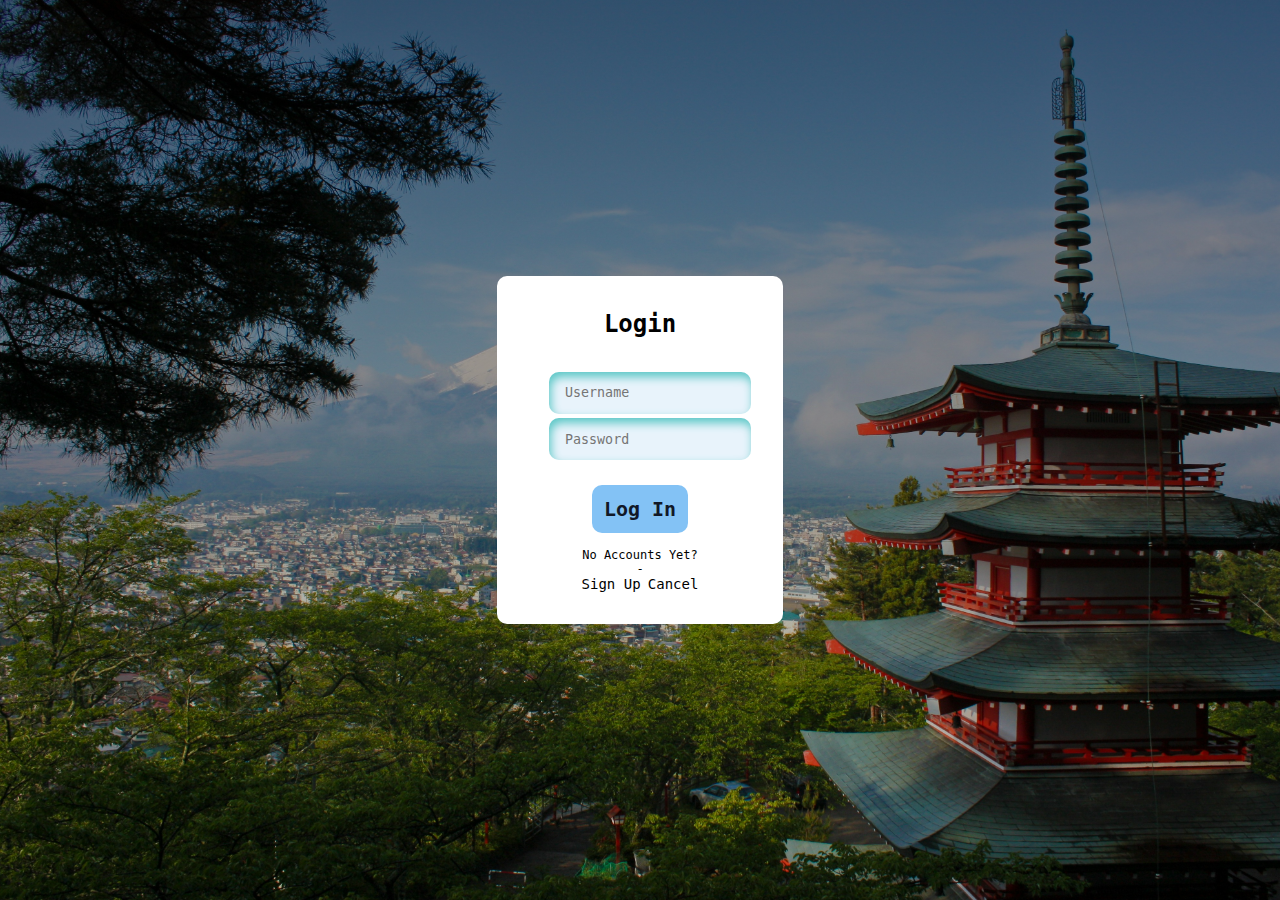
<file: log.html>
<!DOCTYPE html>
<html lang="en">
<head>
    <meta charset="UTF-8">
    <meta name="viewport" content="width=device-width, initial-scale=1.0">
    <title>Loooooggiiiiiiin</title>
    <link rel="stylesheet" href="as.css">
</head>
<body>
<section class="bgt-1" id="h">

    <div class="bg-txt">
        <div class="form-box">
            <div class="form-container">
                <p class="title-log">Login</p>
                <form action="" class="form-log" method="get">
    
                    <div class="input-group">
                        <i class="bx bx-user"></i>
                        <input type="text" name="username" id="username" placeholder="Username" required autocomplete="off">
                    </div>
    
                    <div class="input-group">
                        <i class="bx bx-lock-alt"></i>
                        <input type="password" name="pass" id="pass" placeholder="Password" required
                            autocomplete="off">
                    </div>
                    <center>
                    <input class="sign" type="submit" id="oklogin" name="oklogin" value="Log In" required>
                </center>
                </form>
                <div class="signup"><p>No Accounts Yet?</p><p>-</p><a href="./reg.html">Sign Up</a>
                <a href="./tour-packs.html">Cancel</a>
                </div>
    
            </div>
        </div>
</div>
</section>
</body>
</html>
</file>
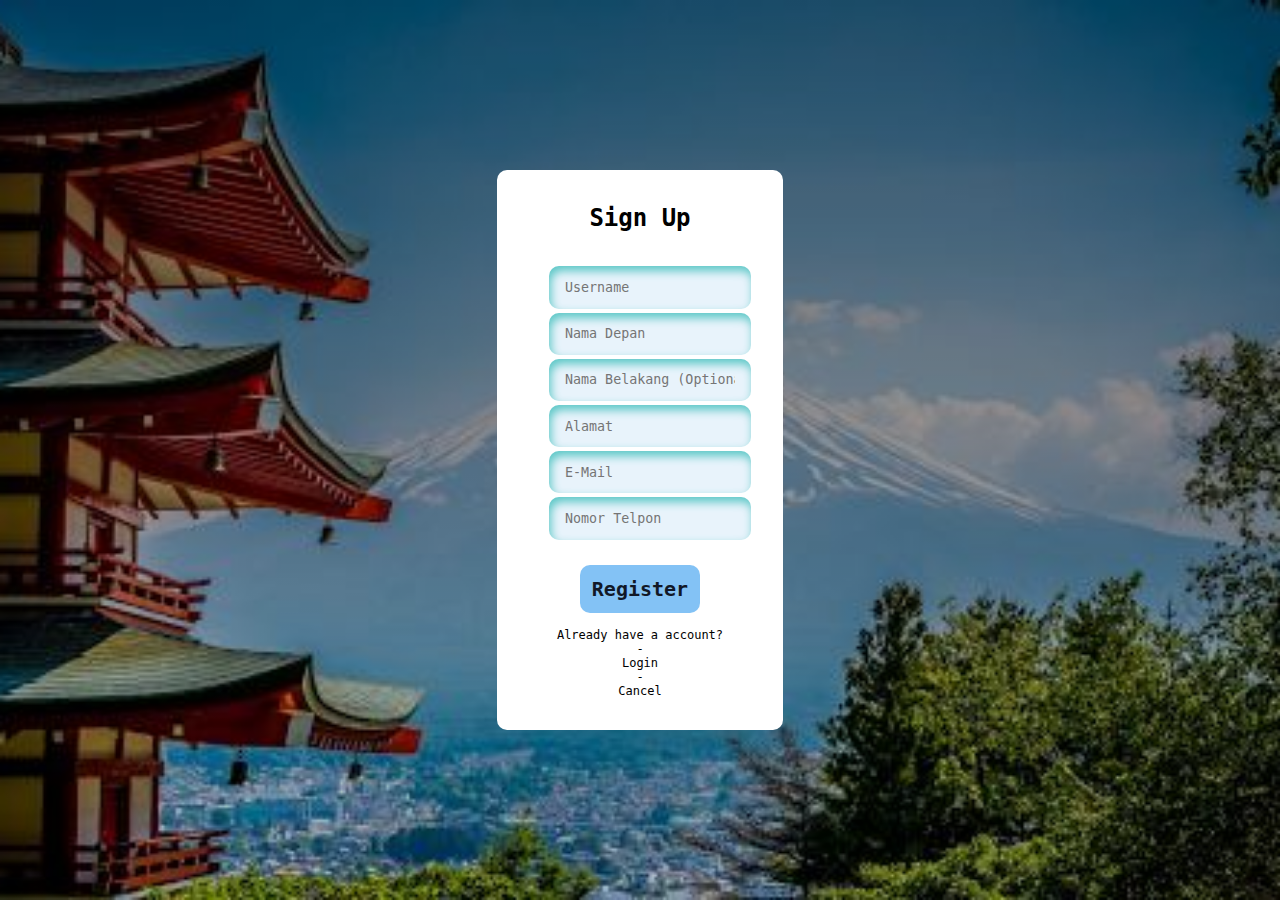
<file: reg.html>
<!DOCTYPE html>
<html lang="en">
<head>
    <meta charset="UTF-8">
    <meta name="viewport" content="width=device-width, initial-scale=1.0">
    <title>Reeegggg</title>
    <link rel="stylesheet" href="reg.css">
</head>
<body>
<section class="bgt-1" id="h">

    <div class="bg-txt">
        <div class="form-box">
            <div class="form-container">
                <p class="title-log">Sign Up</p>
                <form action="" class="form-log" method="get">
    
                    <div class="input-group">
                        <i class="bx bx-user"></i>
                        <input type="text" name="username" id="username" placeholder="Username" required autocomplete="off">
                    </div>
    
                    <div class="input-group">
                        <i class="bx bx-lock-alt"></i>
                        <input type="text" name="nm_dpn" id="nm_dpn" placeholder="Nama Depan" required
                            autocomplete="off">
                    </div>

                    <div class="input-group">
                        <i class="bx bx-lock-alt"></i>
                        <input type="password" name="nm_blkg" id="nm_blkg" placeholder="Nama Belakang (Optional)"
                            autocomplete="off">
                    </div>

                    <div class="input-group">
                        <i class="bx bx-lock-alt"></i>
                        <input type="password" name="alamat" id="alamat" placeholder="Alamat" required
                            autocomplete="off">
                    </div>

                    <div class="input-group">
                        <i class="bx bx-lock-alt"></i>
                        <input type="password" name="email" id="email" placeholder="E-Mail" required
                            autocomplete="off">
                    </div>

                    <div class="input-group">
                        <i class="bx bx-lock-alt"></i>
                        <input type="password" name="no_tlp" id="no_tlp" placeholder="Nomor Telpon" required
                            autocomplete="off">
                    </div>
                    <center>
                    <input class="sign" type="submit" id="oklogin" name="oklogin" value="Register" required>
                </center>
                </form>
                <a href="./log.html"><div class="signup"><p>Already have a account?</p><p>-</p><p>Login</p></div></a>
                <a href="./index.html"><div class="signup"><p>-</p><p>Cancel</p></div></a>
                </div>
    
            </div>
        </div>
</div>
</section>
</body>
</html>
</file>
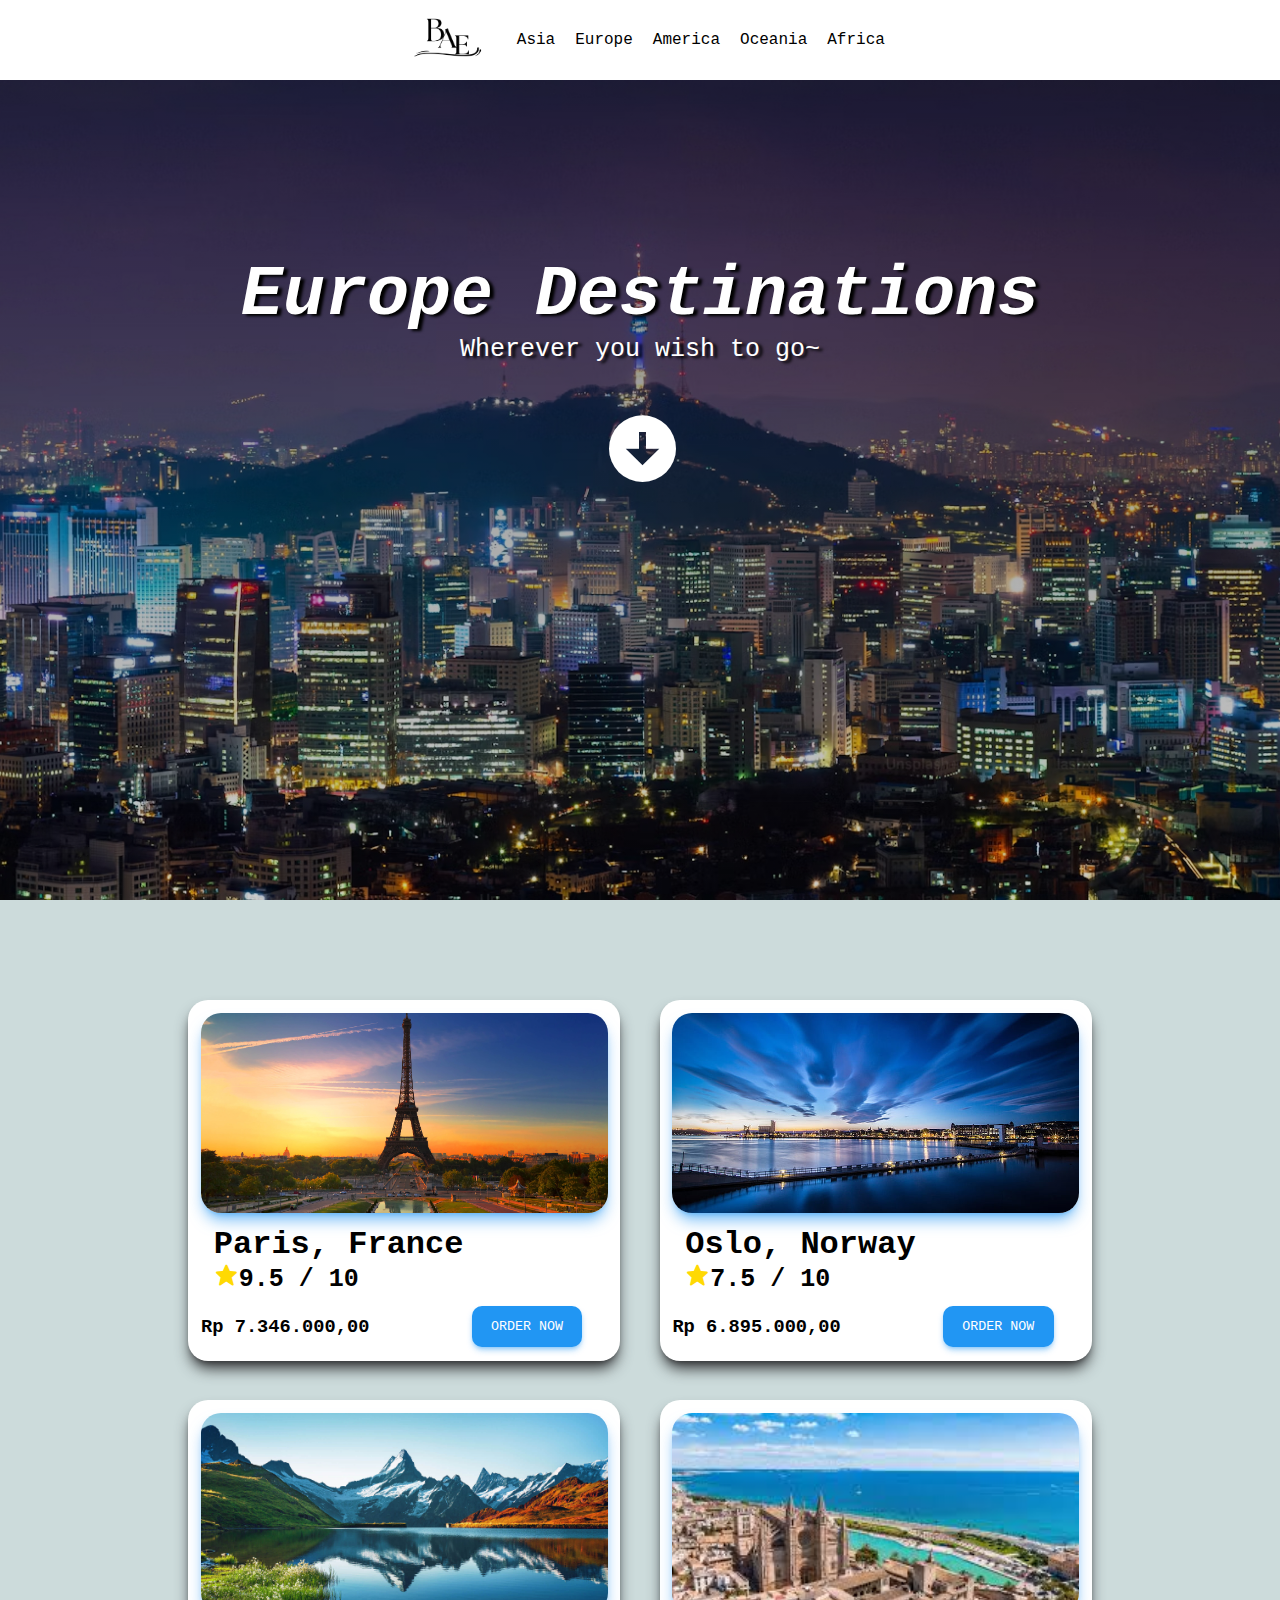
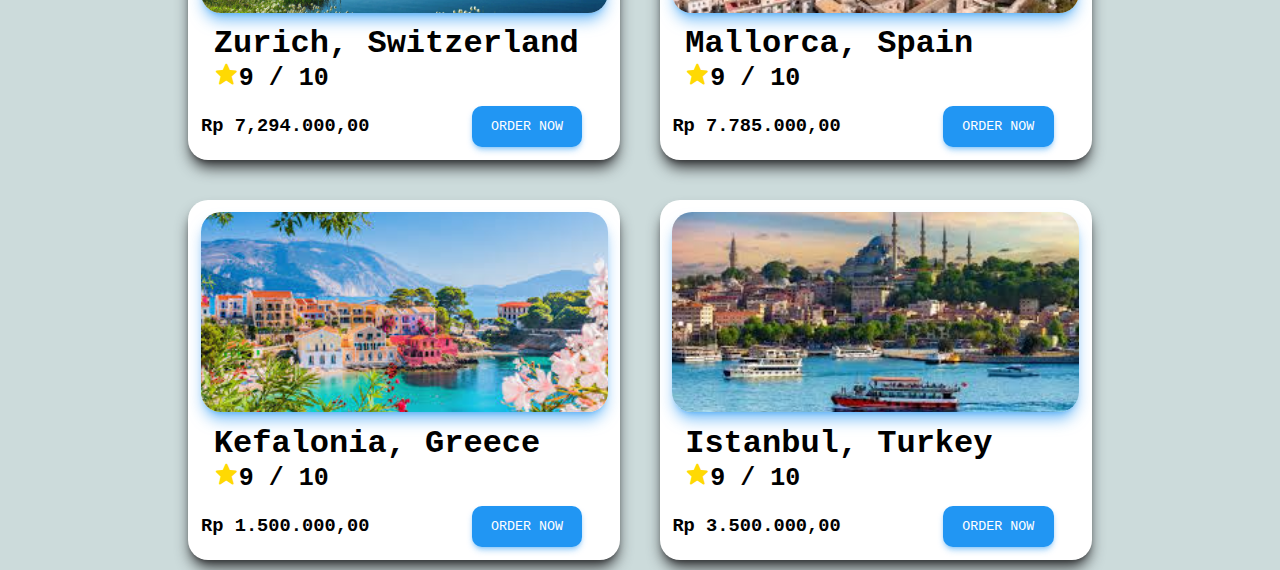
<file: travel bae/europe.html>
<!DOCTYPE html>
<html lang="en">
<head>
    <meta charset="UTF-8">
    <meta name="viewport" content="width=device-width, initial-scale=1.0">
    <title>Tour</title>
    <link rel="stylesheet" href="tour.css">
    <link rel="stylesheet"
    href="https://unpkg.com/boxicons@latest/css/boxicons.min.css">
</head>
<body>
<header>
    <div class="menu-tr">
        <a href="#h"><img src="img/logo-b.png" alt="" class="logo-tour"></a>
    <ul>
        <a href="#as"><li>Asia</li></a>
        <a href="#eu"><li>Europe</li></a>
        <a href="#am"><li>America</li></a>
        <a href="#oc"><li>Oceania</li></a>
        <a href="#af"><li>Africa</li></a>
    </ul>
    </div>
</header>

<section class="bgt-1" id="h">
<div class="bg-txt">
    <h1>Europe Destinations</h1>
    <p>Wherever you wish to go~</p>
    <a href="#as"><div class="ar"><i class='bx bxs-down-arrow-circle'></i></div></a>
</div>
</section>

<section class="t1" id="as">                        

    <div class="cards">
        <div class="card">
        <div class="c-img-e1"></div>
            <div class="c-text">
                <h1>Paris, France</h1>
                <h2><i class='bx bxs-star' style='color:#ffd903' ></i>9.5 / 10</h2>
            </div>
            <div class="prc"><h3>Rp 7.346.000,00</h3><button class="ord">Order Now</button></div>
        </div>

        <div class="card">
            <div class="c-img-e2"></div>
            <div class="c-text">
                <h1>Oslo, Norway</h1>
                <h2><i class='bx bxs-star' style='color:#ffd903' ></i>7.5 / 10</h2>
            </div>
            <div class="prc"><h3>Rp 6.895.000,00</h3><button class="ord">Order Now</button></div>
        </div>

        <div class="card">
            <div class="c-img-e3"></div>
            <div class="c-text">
                <h1>Zurich, Switzerland</h1>
                <h2><i class='bx bxs-star' style='color:#ffd903' ></i>9 / 10</h2>
            </div>
            <div class="prc"><h3>Rp 7,294.000,00</h3><button class="ord">Order Now</button></div>
        </div>

        <div class="card">
            <div class="c-img-e4"></div>
            <div class="c-text">
                <h1>Mallorca, Spain</h1>
                <h2><i class='bx bxs-star' style='color:#ffd903' ></i>9 / 10</h2>
            </div>
            <div class="prc"><h3>Rp 7.785.000,00</h3><button class="ord">Order Now</button></div>
        </div>

        <div class="card">
            <div class="c-img-e5"></div>
            <div class="c-text">
                <h1>Kefalonia, Greece</h1>
                <h2><i class='bx bxs-star' style='color:#ffd903' ></i>9 / 10</h2>
            </div>
            <div class="prc"><h3>Rp 1.500.000,00</h3><button class="ord">Order Now</button></div>
        </div>

        <div class="card">
            <div class="c-img-e6"></div>
            <div class="c-text">
                <h1>Istanbul, Turkey</h1>
                <h2><i class='bx bxs-star' style='color:#ffd903' ></i>9 / 10</h2>
            </div>
            <div class="prc"><h3>Rp 3.500.000,00</h3><button class="ord">Order Now</button></div>
        </div>
    </div>
</section>

</body>
</html>
</file>
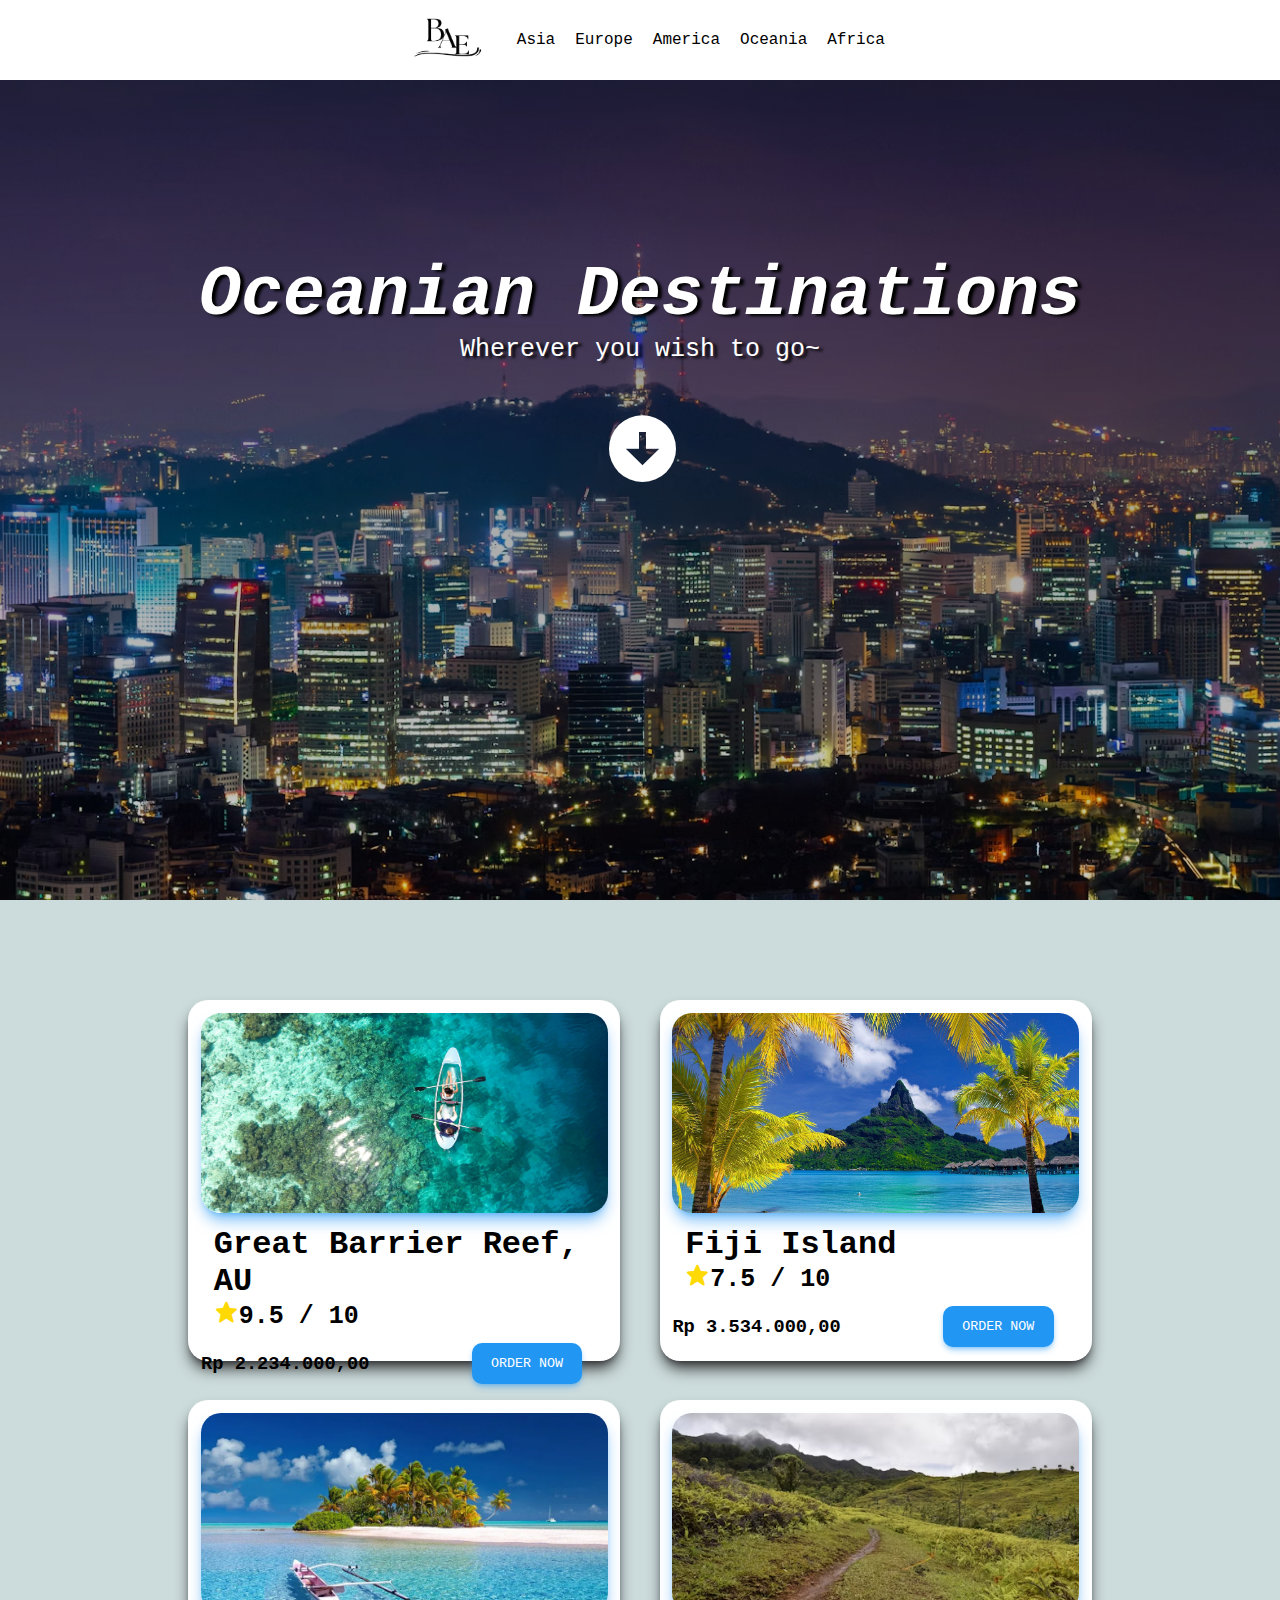
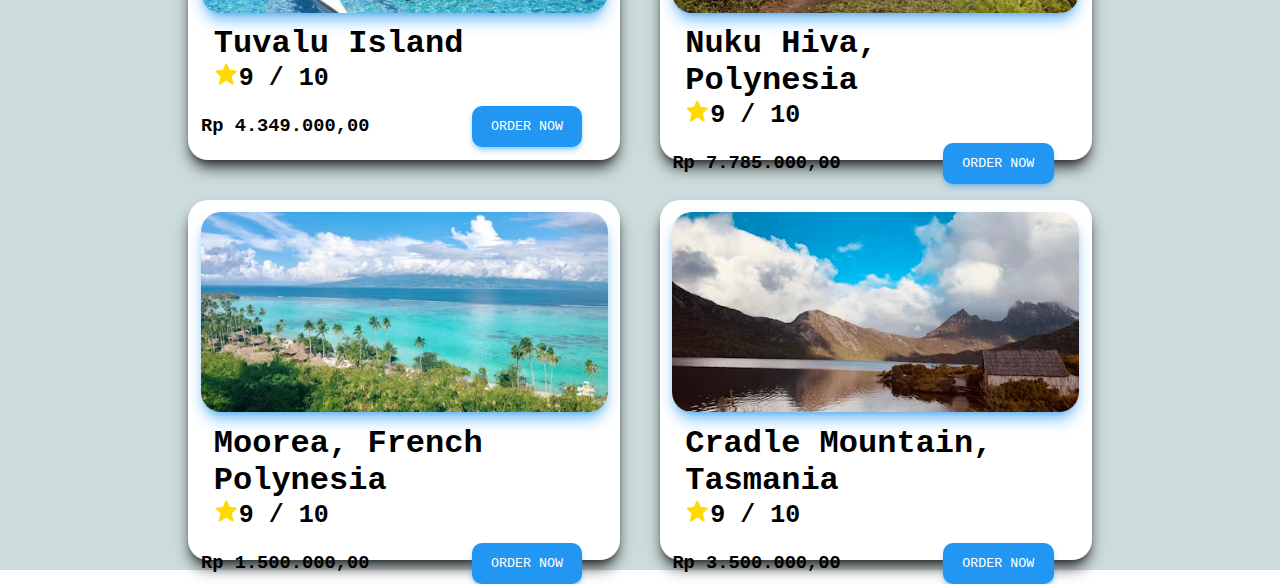
<file: travel bae/oceania.html>
<!DOCTYPE html>
<html lang="en">
<head>
    <meta charset="UTF-8">
    <meta name="viewport" content="width=device-width, initial-scale=1.0">
    <title>Tour</title>
    <link rel="stylesheet" href="tour.css">
    <link rel="stylesheet"
    href="https://unpkg.com/boxicons@latest/css/boxicons.min.css">
</head>
<body>
<header>
    <div class="menu-tr">
        <a href="#h"><img src="img/logo-b.png" alt="" class="logo-tour"></a>
    <ul>
        <a href="#as"><li>Asia</li></a>
        <a href="#eu"><li>Europe</li></a>
        <a href="#am"><li>America</li></a>
        <a href="#oc"><li>Oceania</li></a>
        <a href="#af"><li>Africa</li></a>
    </ul>
    </div>
</header>

<section class="bgt-1" id="h">
<div class="bg-txt">
    <h1>Oceanian Destinations</h1>
    <p>Wherever you wish to go~</p>
    <a href="#as"><div class="ar"><i class='bx bxs-down-arrow-circle'></i></div></a>
</div>
</section>

<section class="t1" id="as">                        

    <div class="cards">
        <div class="card">
        <div class="c-img-o1"></div>
            <div class="c-text">
                <h1>Great Barrier Reef, AU</h1>
                <h2><i class='bx bxs-star' style='color:#ffd903' ></i>9.5 / 10</h2>
            </div>
            <div class="prc"><h3>Rp 2.234.000,00</h3><button class="ord">Order Now</button></div>
        </div>

        <div class="card">
            <div class="c-img-o2"></div>
            <div class="c-text">
                <h1>Fiji Island</h1>
                <h2><i class='bx bxs-star' style='color:#ffd903' ></i>7.5 / 10</h2>
            </div>
            <div class="prc"><h3>Rp 3.534.000,00</h3><button class="ord">Order Now</button></div>
        </div>

        <div class="card">
            <div class="c-img-o3"></div>
            <div class="c-text">
                <h1>Tuvalu Island</h1>
                <h2><i class='bx bxs-star' style='color:#ffd903' ></i>9 / 10</h2>
            </div>
            <div class="prc"><h3>Rp 4.349.000,00</h3><button class="ord">Order Now</button></div>
        </div>

        <div class="card">
            <div class="c-img-o4"></div>
            <div class="c-text">
                <h1>Nuku Hiva, Polynesia</h1>
                <h2><i class='bx bxs-star' style='color:#ffd903' ></i>9 / 10</h2>
            </div>
            <div class="prc"><h3>Rp 7.785.000,00</h3><button class="ord">Order Now</button></div>
        </div>

        <div class="card">
            <div class="c-img-o5"></div>
            <div class="c-text">
                <h1>Moorea, French Polynesia</h1>
                <h2><i class='bx bxs-star' style='color:#ffd903' ></i>9 / 10</h2>
            </div>
            <div class="prc"><h3>Rp 1.500.000,00</h3><button class="ord">Order Now</button></div>
        </div>

        <div class="card">
            <div class="c-img-o6"></div>
            <div class="c-text">
                <h1>Cradle Mountain, Tasmania</h1>
                <h2><i class='bx bxs-star' style='color:#ffd903' ></i>9 / 10</h2>
            </div>
            <div class="prc"><h3>Rp 3.500.000,00</h3><button class="ord">Order Now</button></div>
        </div>
    </div>
</section>

</body>
</html>
</file>
<file: as.css>
*{
    margin: 0px;
    padding: 0px;
    font-family: "IBM Plex Mono", monospace;
    list-style: none;
    scroll-behavior: smooth;
}

a{
    text-decoration: none;
    color: black;
}

.bgt-1{
    background-image: linear-gradient(to bottom, rgba(0, 0, 0, 0.5), rgba(0, 0, 0, 0.2)), url(img/fuji.jpg);
    background-position: center;
    background-size: cover;
    color: white;
    height: 100vh;
    text-align: center;
} 

.form-box{
    height: 100vh;
    width: 100vw;
    display: flex;
    justify-content: center;
    align-items: center;
}
.form-container {
    transform: scale(1);
    width: auto;
    border-radius: 10px;
    background-color: white;
    padding: 2rem;
}
          
.title-log {
    text-align: center;
    font-size: 1.5rem;
    line-height: 2rem;
    font-weight: 700;
    color: black;
}

.form-log {
    margin-top: 2rem;
}
          
.input-group {
    display: flex;
    align-items: center;
    gap: 20px;
    margin-top: 0.25rem;
    font-size: 0.875rem;
    line-height: 1.25rem;
} 

.input-group i{
    display: block;
    margin-bottom: 4px;
    font-size: 1.5vw;
    
}  
.input-group input {
    width: 100%;
    border-radius: 10px;
    border: none;
    outline: 0;
    background-color: rgb(232, 243, 251);
    padding: 0.85rem 1rem;
    color: rgb(0, 0, 0);
    box-shadow: inset 2px 5px 10px rgb(91, 199, 198);
}
.input-group input:focus{
    box-shadow: inset 2px 5px 10px rgb(5, 5, 5);
}


.signup a {
    font-size: 14px;
}        
.signup a:hover {
    text-decoration: underline rgba(167, 139, 250, 1);
}
.signup p{
    color: black;
}      
.sign {
    box-sizing: border-box;
    margin-top: 25px;
    margin-bottom: 15px;
    border: none;
    display: block;
    width: auto;
    background-color: rgb(131, 194, 245);    
    padding: 0.75rem;
    text-align: center;
    color: rgba(17, 24, 39, 1);
    outline: none;
    border-radius: 10px;
    font-weight: 600;
    cursor: pointer;
    transition: all .20s ease;
    font-size: 20px;
}
.sign:hover {
    background-color: rgb(65, 243, 33);
    transform: scale(1.1);
    box-shadow: 0 4px 6px -1px rgba(33,150,243,.4),0 2px 4px -2px rgba(33,150,243,.4);
        
}

.signup {
    text-align: center;
    font-size: 0.75rem;
    color: #d7d7d7;
    cursor: default;
}
</file>
<file: reg.css>
*{
    margin: 0px;
    padding: 0px;
    font-family: "IBM Plex Mono", monospace;
    list-style: none;
    scroll-behavior: smooth;
}

a{
    text-decoration: none;
    color: black;
}

.bgt-1{
    background-image: linear-gradient(to bottom, rgba(0, 0, 0, 0.5), rgba(0, 0, 0, 0.2)), url(jep.jpg);
    background-position: center;
    background-size: cover;
    color: white;
    height: 100vh;
    text-align: center;
} 

.form-box{
    height: 100vh;
    width: 100vw;
    display: flex;
    justify-content: center;
    align-items: center;
}
.form-container {
    transform: scale(1);
    width: auto;
    border-radius: 10px;
    background-color: white;
    padding: 2rem;
}
          
.title-log {
    text-align: center;
    font-size: 1.5rem;
    line-height: 2rem;
    font-weight: 700;
    color: black;
}

.form-log {
    margin-top: 2rem;
}
          
.input-group {
    display: flex;
    align-items: center;
    gap: 20px;
    margin-top: 0.25rem;
    font-size: 0.875rem;
    line-height: 1.25rem;
} 

.input-group i{
    display: block;
    margin-bottom: 4px;
    font-size: 1.5vw;
    
}  
.input-group input {
    width: 100%;
    border-radius: 10px;
    border: none;
    outline: 0;
    background-color: rgb(232, 243, 251);
    padding: 0.85rem 1rem;
    color: rgb(0, 0, 0);
    box-shadow: inset 2px 5px 10px rgb(91, 199, 198);
}
.input-group input:focus{
    box-shadow: inset 2px 5px 10px rgb(5, 5, 5);
}


.signup a {
    font-size: 14px;
}        
.signup a:hover {
    text-decoration: underline rgba(167, 139, 250, 1);
}
.signup p{
    color: black;
}      
.sign {
    box-sizing: border-box;
    margin-top: 25px;
    margin-bottom: 15px;
    border: none;
    display: block;
    width: auto;
    background-color: rgb(131, 194, 245);    
    padding: 0.75rem;
    text-align: center;
    color: rgba(17, 24, 39, 1);
    outline: none;
    border-radius: 10px;
    font-weight: 600;
    cursor: pointer;
    transition: all .20s ease;
    font-size: 20px;
}
.sign:hover {
    background-color: rgb(65, 243, 33);
    transform: scale(1.1);
    box-shadow: 0 4px 6px -1px rgba(33,150,243,.4),0 2px 4px -2px rgba(33,150,243,.4);
        
}

.signup {
    text-align: center;
    font-size: 0.75rem;
    color: #d7d7d7;
    cursor: default;
}
</file>
<file: travel bae/tour.css>
*{
    margin: 0px;
    padding: 0px;
    font-family: "IBM Plex Mono", monospace;
    list-style: none;
    scroll-behavior: smooth;
}

a{
    text-decoration: none;
    color: black;
}
header{
    padding-left: 30vw;
    position: fixed;
    background-color: white;
    width: 100vw;
    z-index: 100;
}
.menu-tr ul {
    display: flex;
    align-items: center;
    cursor: pointer;
}
.menu-tr {
    display: flex;
    align-items: center;
    padding: 1vw;
}

.logo-tour {
    width: 100px;
    height: auto;
    margin-right: 20px;
    cursor: pointer;
}

.menu-tr li {
    margin-right: 20px;
}



.bgt-1{
    background-image: linear-gradient(to bottom, rgba(0, 0, 0, 0.5), rgba(0, 0, 0, 0.2)), url(img/seoul.png);
    background-position: center;
    background-size: cover;
    color: white;
    height: 100vh;
    text-align: center;
} 
.bgt-1 h1{
    font-size: 70px;
    font-style: italic;
    text-shadow: 4px 2px 3px black;
}
.bgt-1 p{
    font-size: 25px;
    text-shadow: 4px 2px 3px black;
}
.bg-txt{
    padding-top: 20vw;
}

.ar{
    width: 1vw;
}
.ar i{
    margin-top: 5vh;
    margin-left: 47vw;
    cursor: pointer;
    font-size: 80px;
    transition: all .2s ease-in-out;
    color: white;
}
.ar i:hover{
    transform: scale(1.2);
    color: black;
}


/*                            asia                      */



.t1{
    background-color: rgb(204, 219, 219);
    height: 200 vh;
    padding-top: 10vh;
}
.sec-t{
    font-size: 35px;
    font-style: italic;
    text-align: center;
    padding: 3vw;
    text-shadow: 4px 2px 3px white;
}
.c-text{
    padding: 1vw;
}
.c-img{
    background-image: url(img/bangkok.png);
    background-position: center;
    background-size: cover;
    box-shadow: 0 10px 15px -3px rgba(33, 149, 243, 0.596),0 4px 6px -4px rgba(33, 149, 243, 0.613);
    border-radius: 20px;
    height: 200px;
}
.c-img-1{
    background-image: url(img/wall.png);
    background-position: center;
    background-size: cover;
    box-shadow: 0 10px 15px -3px rgba(33, 149, 243, 0.596),0 4px 6px -4px rgba(33, 149, 243, 0.613);
    border-radius: 20px;
    height: 200px;
}
.c-img-2{
    background-image: url(img/jeju.png);
    background-position: center;
    background-size: cover;
    box-shadow: 0 10px 15px -3px rgba(33, 149, 243, 0.596),0 4px 6px -4px rgba(33, 149, 243, 0.613);
    border-radius: 20px;
    height: 200px;
}

.c-img-33{
    background-image: url(img/mountfuji.jpg);
    background-position: center;
    background-size: cover;
    box-shadow: 0 10px 15px -3px rgba(33, 149, 243, 0.596),0 4px 6px -4px rgba(33, 149, 243, 0.613);
    border-radius: 20px;
    height: 200px;
}

.c-img-44{
    background-image: url(img/bali.jpg);
    background-position: center;
    background-size: cover;
    box-shadow: 0 10px 15px -3px rgba(33, 149, 243, 0.596),0 4px 6px -4px rgba(33, 149, 243, 0.613);
    border-radius: 20px;
    height: 200px;
}

.c-img-55{
    background-image: url(img/hanoi.avif);
    background-position: center;
    background-size: cover;
    box-shadow: 0 10px 15px -3px rgba(33, 149, 243, 0.596),0 4px 6px -4px rgba(33, 149, 243, 0.613);
    border-radius: 20px;
    height: 200px;
}



.c-img-e1{
    background-image: url(img/paris.jpg);
    background-position: center;
    background-size: cover;
    box-shadow: 0 10px 15px -3px rgba(33, 149, 243, 0.596),0 4px 6px -4px rgba(33, 149, 243, 0.613);
    border-radius: 20px;
    height: 200px;
}

.c-img-e2{
    background-image: url(img/oslo.jpg);
    background-position: center;
    background-size: cover;
    box-shadow: 0 10px 15px -3px rgba(33, 149, 243, 0.596),0 4px 6px -4px rgba(33, 149, 243, 0.613);
    border-radius: 20px;
    height: 200px;
}

.c-img-e3{
    background-image: url(img/alpin.jpg);
    background-position: center;
    background-size: cover;
    box-shadow: 0 10px 15px -3px rgba(33, 149, 243, 0.596),0 4px 6px -4px rgba(33, 149, 243, 0.613);
    border-radius: 20px;
    height: 200px;
}

.c-img-e4{
    background-image: url(img/malorka.jpeg);
    background-position: center;
    background-size: cover;
    box-shadow: 0 10px 15px -3px rgba(33, 149, 243, 0.596),0 4px 6px -4px rgba(33, 149, 243, 0.613);
    border-radius: 20px;
    height: 200px;
}

.c-img-e5{
    background-image: url(img/kefalonia.jpeg);
    background-position: center;
    background-size: cover;
    box-shadow: 0 10px 15px -3px rgba(33, 149, 243, 0.596),0 4px 6px -4px rgba(33, 149, 243, 0.613);
    border-radius: 20px;
    height: 200px;
}

.c-img-e6{
    background-image: url(img/istanbul.jpeg);
    background-position: center;
    background-size: cover;
    box-shadow: 0 10px 15px -3px rgba(33, 149, 243, 0.596),0 4px 6px -4px rgba(33, 149, 243, 0.613);
    border-radius: 20px;
    height: 200px;
}

.c-img-us1{
    background-image: url(img/niagara.jpg);
    background-position: center;
    background-size: cover;
    box-shadow: 0 10px 15px -3px rgba(33, 149, 243, 0.596),0 4px 6px -4px rgba(33, 149, 243, 0.613);
    border-radius: 20px;
    height: 200px;
}

.c-img-us2{
    background-image: url(img/bahamas.jpg);
    background-position: center;
    background-size: cover;
    box-shadow: 0 10px 15px -3px rgba(33, 149, 243, 0.596),0 4px 6px -4px rgba(33, 149, 243, 0.613);
    border-radius: 20px;
    height: 200px;
}

.c-img-us3{
    background-image: url(img/macu\ picu.jpeg);
    background-position: center;
    background-size: cover;
    box-shadow: 0 10px 15px -3px rgba(33, 149, 243, 0.596),0 4px 6px -4px rgba(33, 149, 243, 0.613);
    border-radius: 20px;
    height: 200px;
}

.c-img-us4{
    background-image: url(img/hawaii.jpeg);
    background-position: center;
    background-size: cover;
    box-shadow: 0 10px 15px -3px rgba(33, 149, 243, 0.596),0 4px 6px -4px rgba(33, 149, 243, 0.613);
    border-radius: 20px;
    height: 200px;
}

.c-img-us5{
    background-image: url(img/newyor.avif);
    background-position: center;
    background-size: cover;
    box-shadow: 0 10px 15px -3px rgba(33, 149, 243, 0.596),0 4px 6px -4px rgba(33, 149, 243, 0.613);
    border-radius: 20px;
    height: 200px;
}

.c-img-us6{
    background-image: url(img/alas.avif);
    background-position: center;
    background-size: cover;
    box-shadow: 0 10px 15px -3px rgba(33, 149, 243, 0.596),0 4px 6px -4px rgba(33, 149, 243, 0.613);
    border-radius: 20px;
    height: 200px;
}

.c-img-o1{
    background-image: url(img/reef.jpg);
    background-position: center;
    background-size: cover;
    box-shadow: 0 10px 15px -3px rgba(33, 149, 243, 0.596),0 4px 6px -4px rgba(33, 149, 243, 0.613);
    border-radius: 20px;
    height: 200px;
}

.c-img-o2{
    background-image: url(img/fiji.jpg);
    background-position: center;
    background-size: cover;
    box-shadow: 0 10px 15px -3px rgba(33, 149, 243, 0.596),0 4px 6px -4px rgba(33, 149, 243, 0.613);
    border-radius: 20px;
    height: 200px;
}

.c-img-o3{
    background-image: url(img/tuvalu.png);
    background-position: center;
    background-size: cover;
    box-shadow: 0 10px 15px -3px rgba(33, 149, 243, 0.596),0 4px 6px -4px rgba(33, 149, 243, 0.613);
    border-radius: 20px;
    height: 200px;
}

.c-img-o4{
    background-image: url(img/nuku.avif);
    background-position: center;
    background-size: cover;
    box-shadow: 0 10px 15px -3px rgba(33, 149, 243, 0.596),0 4px 6px -4px rgba(33, 149, 243, 0.613);
    border-radius: 20px;
    height: 200px;
}

.c-img-o5{
    background-image: url(img/moorea.avif);
    background-position: center;
    background-size: cover;
    box-shadow: 0 10px 15px -3px rgba(33, 149, 243, 0.596),0 4px 6px -4px rgba(33, 149, 243, 0.613);
    border-radius: 20px;
    height: 200px;
}

.c-img-o6{
    background-image: url(img/cradle.avif);
    background-position: center;
    background-size: cover;
    box-shadow: 0 10px 15px -3px rgba(33, 149, 243, 0.596),0 4px 6px -4px rgba(33, 149, 243, 0.613);
    border-radius: 20px;
    height: 200px;
}

.cards{
    display: flex;
    gap: 1.5vw;
    justify-content: center;
}
.card{
    padding: 1vw;
    border-radius: 20px;
    width: 390px;
    height: 335px;
    background-color: white;
    box-shadow: 0 10px 15px -3px rgb(49, 50, 52),0 4px 6px -4px rgb(49, 50, 52);
    transition: 0.3s ease-in-out;
}
.card h2{
    font-size: 25px;
}
.prc{
    width: 390px;
    display: flex;
    gap: 8vw;
    align-items: center;
}
.ord{
    border: none;
    outline: none;
    box-shadow: 0 4px 6px -1px rgba(33,150,243,.4),0 2px 4px -2px rgba(33,150,243,.4);
    color: rgb(255 255 255);
    text-transform: uppercase;
    padding: 1vw 1.5vw;
    background-color: rgb(33 150 243);
    border-radius: 10px;
    transition: all 0.08s ease-in;
    cursor: pointer;
}
.ord:hover{
    background-color: rgb(65, 243, 33);
    transform: scale(1.2);
}
.mor{
    box-shadow: 0 4px 6px -1px rgba(33,150,243,.4),0 2px 4px -2px rgba(33,150,243,.4);
    color: rgb(255 255 255);
    text-transform: uppercase;
    padding: 1vw 1.5vw;
    background-color: rgb(33 150 243);
    border-radius: 10px;
    transition: all 0.08s ease-in;
    cursor: pointer;
    width: 6vw;
    margin-top: 5vh;
    margin-left: 45vw;
}
.mor p{
    text-align: center;
}
.mor:hover{
    transform: scale(1.2);
}



/*                  europe                  */



.t2{
    background-color: rgb(29, 29, 29);
    height: 90vh;
    padding-top: 10vh;
}
.sec-t{
    font-size: 35px;
    font-style: italic;
    text-align: center;
    text-shadow: 4px 2px 3px rgb(0, 0, 0);
    color: white;
}
.c-img-3{
    background-image: url(img/paris.jpg);
    background-position: center;
    background-size: cover;
    box-shadow: 0 10px 15px -3px rgba(33, 149, 243, 0.596),0 4px 6px -4px rgba(33, 149, 243, 0.613);
    border-radius: 20px;
    height: 200px;
}
.c-img-4{
    background-image: url(img/oslo.jpg);
    background-position: center;
    background-size: cover;
    box-shadow: 0 10px 15px -3px rgba(33, 149, 243, 0.596),0 4px 6px -4px rgba(33, 149, 243, 0.613);
    border-radius: 20px;
    height: 200px;
}
.c-img-5{
    background-image: url(img/alpin.jpg);
    background-position: center;
    background-size: cover;
    box-shadow: 0 10px 15px -3px rgba(33, 149, 243, 0.596),0 4px 6px -4px rgba(33, 149, 243, 0.613);
    border-radius: 20px;
    height: 200px;
}



/*              amerika             */


.t3{
    background-color: rgb(194, 194, 194);
    height: 90vh;
    padding-top: 10vh;
}
.sec-t{
    font-size: 35px;
    font-style: italic;
    text-align: center;
    text-shadow: 4px 2px 3px rgb(0, 0, 0);
}
.c-img-6{
    background-image: url(img/niagara.jpg);
    background-position: center;
    background-size: cover;
    box-shadow: 0 10px 15px -3px rgba(33, 149, 243, 0.596),0 4px 6px -4px rgba(33, 149, 243, 0.613);
    border-radius: 20px;
    height: 200px;
}
.c-img-7{
    background-image: url(img/bahamas.jpg);
    background-position: center;
    background-size: cover;
    box-shadow: 0 10px 15px -3px rgba(33, 149, 243, 0.596),0 4px 6px -4px rgba(33, 149, 243, 0.613);
    border-radius: 20px;
    height: 200px;
}
.c-img-8{
    background-image: url(img/macu\ picu.jpeg);
    background-position: center;
    background-size: cover;
    box-shadow: 0 10px 15px -3px rgba(33, 149, 243, 0.596),0 4px 6px -4px rgba(33, 149, 243, 0.613);
    border-radius: 20px;
    height: 200px;
}




/*              oceania             */



.t4{
    background-color: rgb(29, 29, 29);
    height: 90vh;
    padding-top: 10vh;
}
.sec-t{
    font-size: 35px;
    font-style: italic;
    text-align: center;
    text-shadow: 4px 2px 3px rgb(0, 0, 0);
    color: white;
}
.c-img-9{
    background-image: url(img/reef.jpg);
    background-position: center;
    background-size: cover;
    box-shadow: 0 10px 15px -3px rgba(33, 149, 243, 0.596),0 4px 6px -4px rgba(33, 149, 243, 0.613);
    border-radius: 20px;
    height: 200px;
}
.c-img-10{
    background-image: url(img/fiji.jpg);
    background-position: center;
    background-size: cover;
    box-shadow: 0 10px 15px -3px rgba(33, 149, 243, 0.596),0 4px 6px -4px rgba(33, 149, 243, 0.613);
    border-radius: 20px;
    height: 200px;
}
.c-img-11{
    background-image: url(img/tuvalu.png);
    background-position: center;
    background-size: cover;
    box-shadow: 0 10px 15px -3px rgba(33, 149, 243, 0.596),0 4px 6px -4px rgba(33, 149, 243, 0.613);
    border-radius: 20px;
    height: 200px;
}



/*              afrika             */


.t5{
    background-color: rgb(194, 194, 194);
    height: 90vh;
    padding-top: 10vh;
}
.sec-t{
    font-size: 35px;
    font-style: italic;
    text-align: center;
    text-shadow: 4px 2px 3px rgb(0, 0, 0);
}
.c-img-12{
    background-image: url(img/mesir.jpg);
    background-position: center;
    background-size: cover;
    box-shadow: 0 10px 15px -3px rgba(33, 149, 243, 0.596),0 4px 6px -4px rgba(33, 149, 243, 0.613);
    border-radius: 20px;
    height: 200px;
}
.c-img-13{
    background-image: url(img/serengeti.webp);
    background-position: center;
    background-size: cover;
    box-shadow: 0 10px 15px -3px rgba(33, 149, 243, 0.596),0 4px 6px -4px rgba(33, 149, 243, 0.613);
    border-radius: 20px;
    height: 200px;
}
.c-img-14{
    background-image: url(img/kruger.jpg);
    background-position: center;
    background-size: cover;
    box-shadow: 0 10px 15px -3px rgba(33, 149, 243, 0.596),0 4px 6px -4px rgba(33, 149, 243, 0.613);
    border-radius: 20px;
    height: 200px;
}

.cards {
    display: flex;
    flex-wrap: wrap;
    justify-content: center;
  }
  
  .card {
    margin: 10px;
    width: calc(33.33% - 20px); /* 3 cards per row */
  }
  
  @media only screen and (max-width: 768px) {
    .card {
      width: calc(50% - 20px); /* 2 cards per row on smaller screens */
    }
  }
  
  @media only screen and (max-width: 480px) {
    .card {
      width: 100%; /* 1 card per row on very small screens */
    }
  }
</file>
